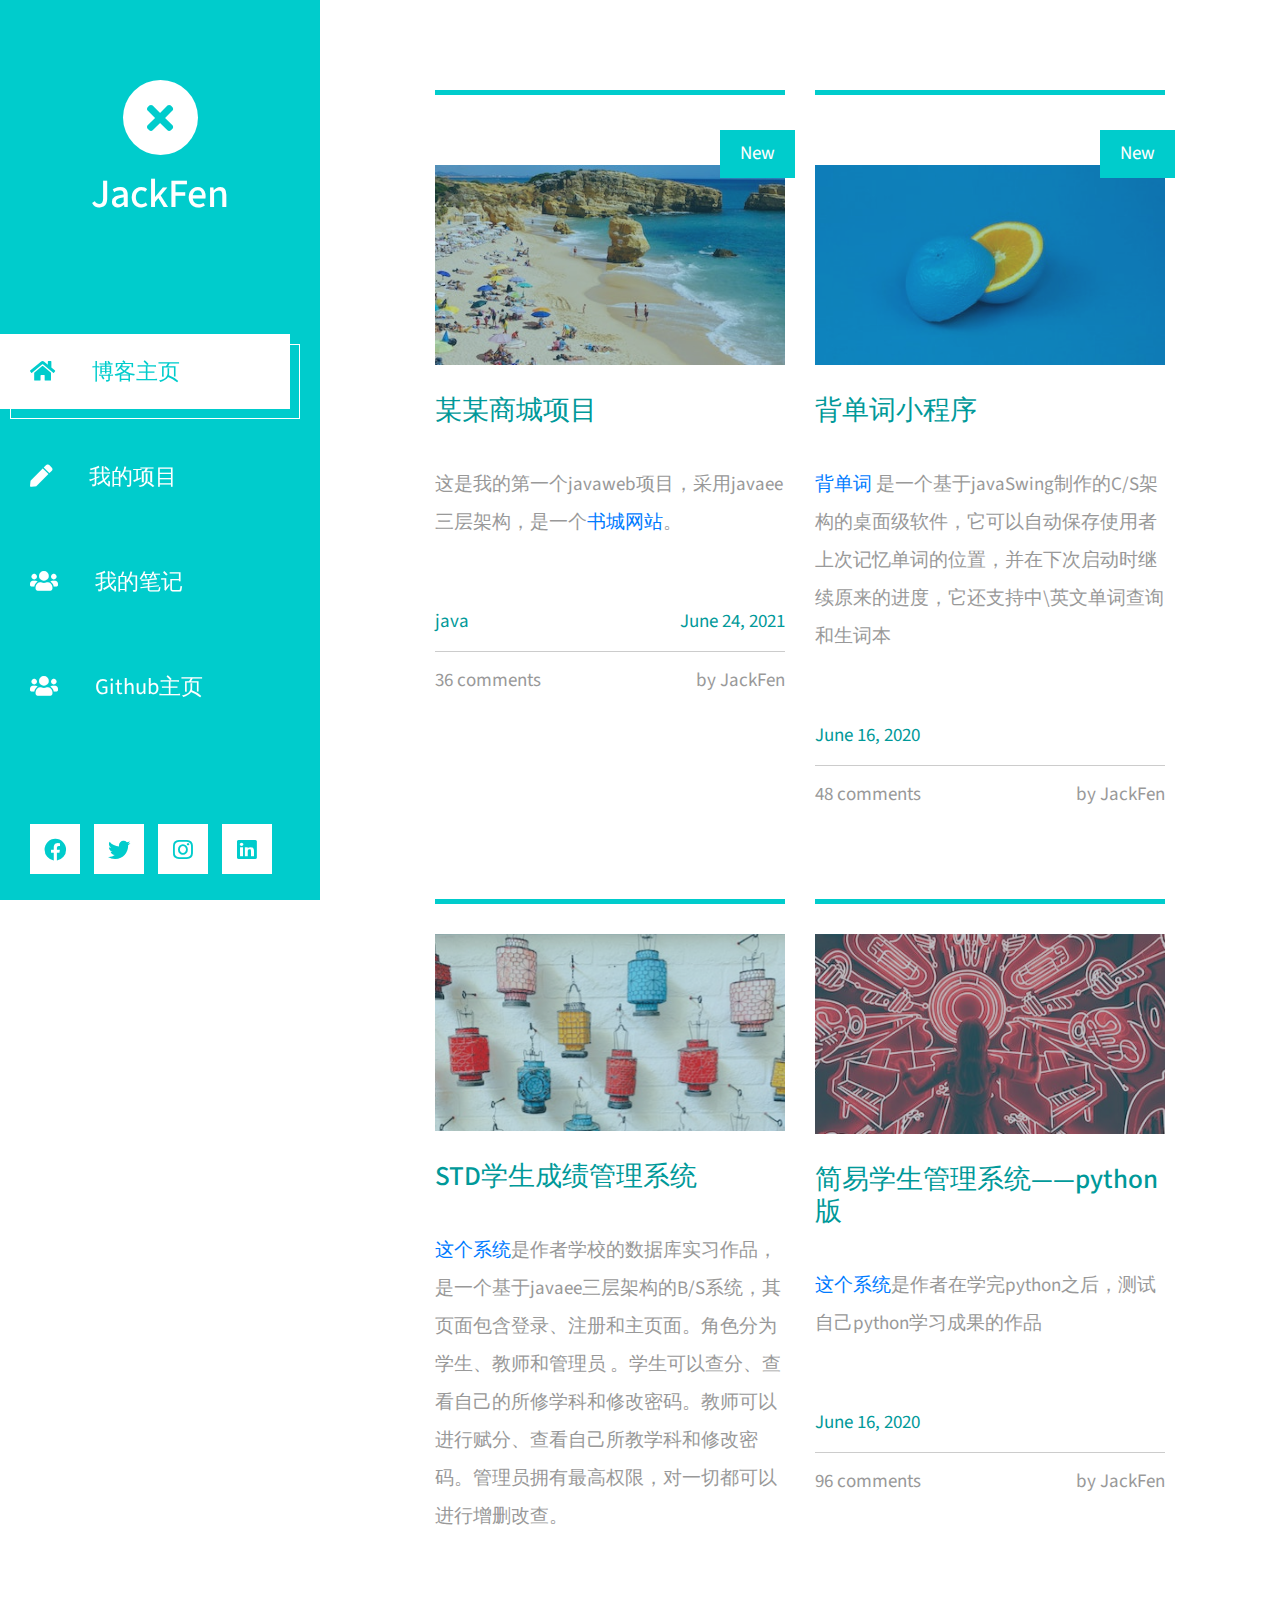
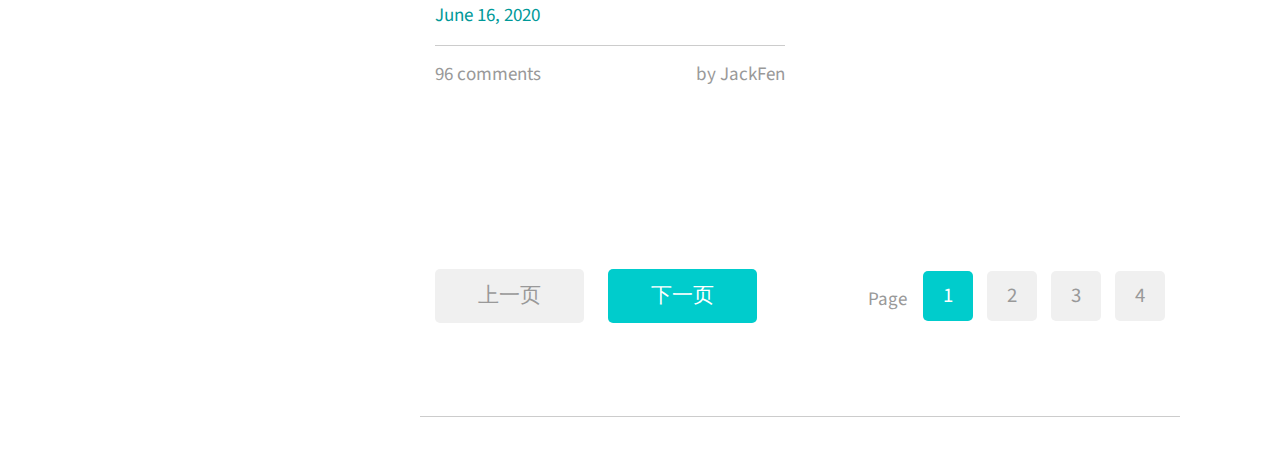
<file: myProject.html>
<!DOCTYPE html>
<html lang="en">
<head>
    <meta charset="UTF-8">
    <meta name="viewport" content="width=device-width, initial-scale=1.0">
    <title>JackFen_blog</title>
    <link rel="stylesheet" href="fontawesome/css/all.min.css"> <!-- https://fontawesome.com/ -->
    <link href="https://fonts.googleapis.com/css2?family=Source+Sans+Pro&display=swap" rel="stylesheet"> <!-- https://fonts.google.com/ -->
    <link href="css/bootstrap.min.css" rel="stylesheet">
    <link href="css/templatemo-xtra-blog.css" rel="stylesheet">
    <!--

    TemplateMo 553 Xtra Blog

    https://templatemo.com/tm-553-xtra-blog

    -->
</head>
<body>
<header class="tm-header" id="tm-header">
    <div class="tm-header-wrapper">
        <button class="navbar-toggler" type="button" aria-label="Toggle navigation">
            <i class="fas fa-bars"></i>
        </button>
        <div class="tm-site-header">
            <div class="mb-3 mx-auto tm-site-logo"><i class="fas fa-times fa-2x"></i></div>
            <h1 class="text-center">JackFen</h1>
        </div>
        <nav class="tm-nav" id="tm-nav">
            <ul>
                <li class="tm-nav-item active"><a href="index.html" class="tm-nav-link">
                    <i class="fas fa-home"></i>
                    博客主页
                </a></li>
                <li class="tm-nav-item"><a href="myProject.html" class="tm-nav-link">
                    <i class="fas fa-pen"></i>
                    我的项目
                </a></li>
                <li class="tm-nav-item"><a href="myStudy.html" class="tm-nav-link">
                    <i class="fas fa-users"></i>
                    我的笔记
                </a></li>
                <li class="tm-nav-item"><a href="https://github.com/JackFen" class="tm-nav-link">
                    <i class="fas fa-users"></i>
                    Github主页
                </a></li>
            </ul>
        </nav>
        <div class="tm-mb-65">
            <a rel="nofollow" href="https://fb.com/templatemo" class="tm-social-link">
                <i class="fab fa-facebook tm-social-icon"></i>
            </a>
            <a href="https://twitter.com" class="tm-social-link">
                <i class="fab fa-twitter tm-social-icon"></i>
            </a>
            <a href="https://instagram.com" class="tm-social-link">
                <i class="fab fa-instagram tm-social-icon"></i>
            </a>
            <a href="https://linkedin.com" class="tm-social-link">
                <i class="fab fa-linkedin tm-social-icon"></i>
            </a>
        </div>
        <p class="tm-mb-80 pr-5 text-white">
            作者就读于计算机科学与技术专业，主攻java后端，但也熟悉C语言，C++,python等语言。
        </p>
    </div>
</header>
<div class="container-fluid">
    <main class="tm-main">
        <!-- Search form -->
        <div class="row tm-row">
            <article class="col-12 col-md-6 tm-post">
                <hr class="tm-hr-primary">
                <a href="https://github.com/JackFen/bookstore" class="effect-lily tm-post-link tm-pt-60">
                    <div class="tm-post-link-inner">
                        <img src="img/img-01.jpg" alt="Image" class="img-fluid">
                    </div>
                    <span class="position-absolute tm-new-badge">New</span>
                    <h2 class="tm-pt-30 tm-color-primary tm-post-title">某某商城项目</h2>
                </a>
                <p class="tm-pt-30">
                    这是我的第一个javaweb项目，采用javaee三层架构，是一个<a rel="nofollow" href="https://github.com/JackFen/bookstore" target="_blank">书城网站</a>。

                </p>
                <div class="d-flex justify-content-between tm-pt-45">
                    <span class="tm-color-primary">java</span>
                    <span class="tm-color-primary">June 24, 2021</span>
                </div>
                <hr>
                <div class="d-flex justify-content-between">
                    <span>36 comments</span>
                    <span>by JackFen</span>
                </div>
            </article>
            <article class="col-12 col-md-6 tm-post">
                <hr class="tm-hr-primary">
                <a href="https://github.com/JackFen/ReciteWords" class="effect-lily tm-post-link tm-pt-60">
                    <div class=" tm-post-link-inner">
                        <img src="img/img-02.jpg" alt="Image" class="img-fluid">
                    </div>
                    <span class="position-absolute tm-new-badge">New</span>
                    <h2 class="tm-pt-30 tm-color-primary tm-post-title">背单词小程序</h2>
                </a>
                <p class="tm-pt-30">
                    <a rel="nofollow" href="https://github.com/JackFen/ReciteWords" target="_blank">背单词</a>
                    是一个基于javaSwing制作的C/S架构的桌面级软件，它可以自动保存使用者上次记忆单词的位置，并在下次启动时继续原来的进度，它还支持中\英文单词查询和生词本
                </p>
                <div class="d-flex justify-content-between tm-pt-45">
                    <span class="tm-color-primary">June 16, 2020</span>
                </div>
                <hr>
                <div class="d-flex justify-content-between">
                    <span>48 comments</span>
                    <span>by JackFen</span>
                </div>
            </article>
            <article class="col-12 col-md-6 tm-post">
                <hr class="tm-hr-primary">
                <a href="https://github.com/JackFen/STDgrade_manager_system" class="effect-lily tm-post-link tm-pt-20">
                    <div class="tm-post-link-inner">
                        <img src="img/img-06.jpg" alt="Image" class="img-fluid">
                    </div>
                    <h2 class="tm-pt-30 tm-color-primary tm-post-title">STD学生成绩管理系统</h2>
                </a>
                <p class="tm-pt-30">
                    <a rel="nofollow" href="https://github.com/JackFen/STDgrade_manager_system" target="_blank">这个系统</a>是作者学校的数据库实习作品，是一个基于javaee三层架构的B/S系统，其页面包含登录、注册和主页面。角色分为学生、教师和管理员
                    。学生可以查分、查看自己的所修学科和修改密码。教师可以进行赋分、查看自己所教学科和修改密码。管理员拥有最高权限，对一切都可以进行增删改查。
                </p>
                <div class="d-flex justify-content-between tm-pt-45">
                    <span class="tm-color-primary">June 16, 2020</span>
                </div>
                <hr>
                <div class="d-flex justify-content-between">
                    <span>96 comments</span>
                    <span>by JackFen</span>
                </div>
            </article>
            <article class="col-12 col-md-6 tm-post">
                <hr class="tm-hr-primary">
                <a href="https://github.com/JackFen/StudentManagerSysterm-python" class="effect-lily tm-post-link tm-pt-20">
                    <div class="tm-post-link-inner">
                        <img src="img/img-03.jpg" alt="Image" class="img-fluid">
                    </div>
                    <h2 class="tm-pt-30 tm-color-primary tm-post-title">简易学生管理系统——python版</h2>
                </a>
                <p class="tm-pt-30">
                    <a rel="nofollow" href="https://github.com/JackFen/StudentManagerSysterm-python" target="_blank">这个系统</a>是作者在学完python之后，测试自己python学习成果的作品
                </p>
                <div class="d-flex justify-content-between tm-pt-45">
                    <span class="tm-color-primary">June 16, 2020</span>
                </div>
                <hr>
                <div class="d-flex justify-content-between">
                    <span>96 comments</span>
                    <span>by JackFen</span>
                </div>
            </article>
        </div>
        <div class="row tm-row tm-mt-100 tm-mb-75">
            <div class="tm-prev-next-wrapper">
                <a href="#" class="mb-2 tm-btn tm-btn-primary tm-prev-next disabled tm-mr-20">上一页</a>
                <a href="#" class="mb-2 tm-btn tm-btn-primary tm-prev-next">下一页</a>
            </div>
            <div class="tm-paging-wrapper">
                <span class="d-inline-block mr-3">Page</span>
                <nav class="tm-paging-nav d-inline-block">
                    <ul>
                        <li class="tm-paging-item active">
                            <a href="#" class="mb-2 tm-btn tm-paging-link">1</a>
                        </li>
                        <li class="tm-paging-item">
                            <a href="#" class="mb-2 tm-btn tm-paging-link">2</a>
                        </li>
                        <li class="tm-paging-item">
                            <a href="#" class="mb-2 tm-btn tm-paging-link">3</a>
                        </li>
                        <li class="tm-paging-item">
                            <a href="#" class="mb-2 tm-btn tm-paging-link">4</a>
                        </li>
                    </ul>
                </nav>
            </div>
        </div>
        <footer class="row tm-row">
            <hr class="col-12">
            <div class="col-md-6 col-12 tm-color-gray">

            </div>
        </footer>
    </main>
</div>
<script src="js/jquery.min.js"></script>
<script src="js/templatemo-script.js"></script>
</body>
</html>
</file>
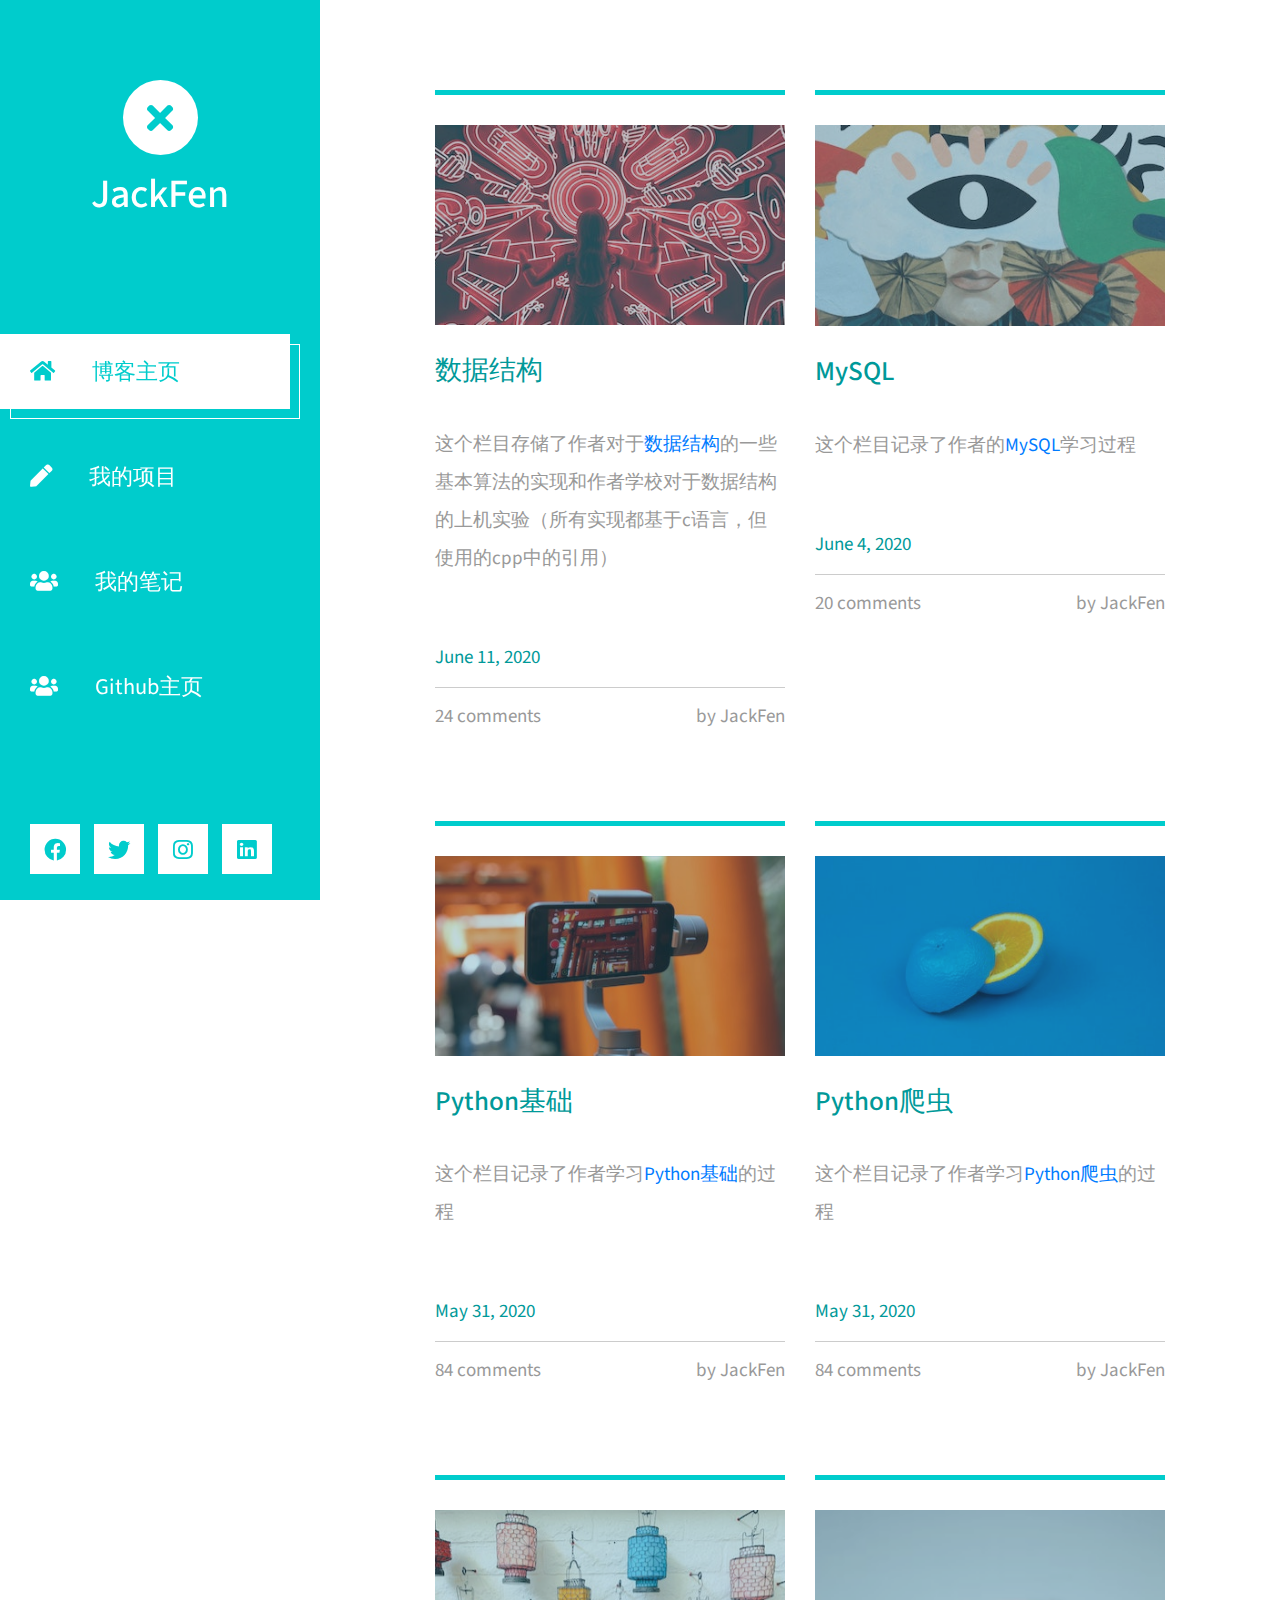
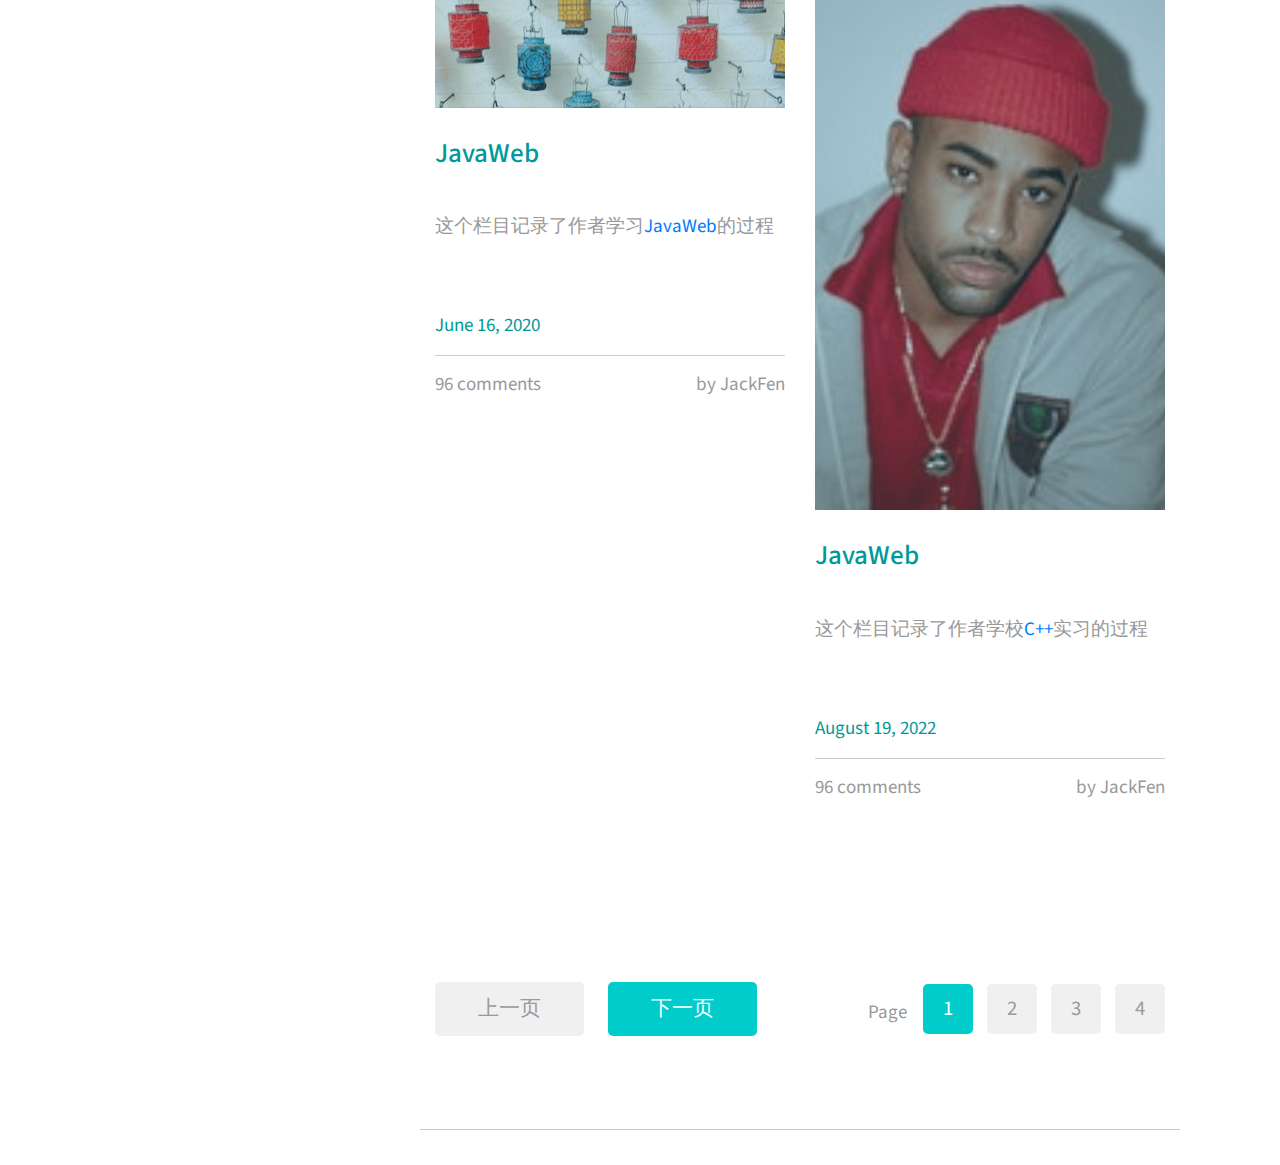
<file: myStudy.html>
<!DOCTYPE html>
<html lang="en">
<head>
    <meta charset="UTF-8">
    <meta name="viewport" content="width=device-width, initial-scale=1.0">
    <title>JackFen_blog</title>
    <link rel="stylesheet" href="fontawesome/css/all.min.css"> <!-- https://fontawesome.com/ -->
    <link href="https://fonts.googleapis.com/css2?family=Source+Sans+Pro&display=swap" rel="stylesheet"> <!-- https://fonts.google.com/ -->
    <link href="css/bootstrap.min.css" rel="stylesheet">
    <link href="css/templatemo-xtra-blog.css" rel="stylesheet">
    <!--

    TemplateMo 553 Xtra Blog

    https://templatemo.com/tm-553-xtra-blog

    -->
</head>
<body>
<header class="tm-header" id="tm-header">
    <div class="tm-header-wrapper">
        <button class="navbar-toggler" type="button" aria-label="Toggle navigation">
            <i class="fas fa-bars"></i>
        </button>
        <div class="tm-site-header">
            <div class="mb-3 mx-auto tm-site-logo"><i class="fas fa-times fa-2x"></i></div>
            <h1 class="text-center">JackFen</h1>
        </div>
        <nav class="tm-nav" id="tm-nav">
            <ul>
                <li class="tm-nav-item active"><a href="index.html" class="tm-nav-link">
                    <i class="fas fa-home"></i>
                    博客主页
                </a></li>
                <li class="tm-nav-item"><a href="myProject.html" class="tm-nav-link">
                    <i class="fas fa-pen"></i>
                    我的项目
                </a></li>
                <li class="tm-nav-item"><a href="myStudy.html" class="tm-nav-link">
                    <i class="fas fa-users"></i>
                    我的笔记
                </a></li>
                <li class="tm-nav-item"><a href="https://github.com/JackFen" class="tm-nav-link">
                    <i class="fas fa-users"></i>
                    Github主页
                </a></li>
            </ul>
        </nav>
        <div class="tm-mb-65">
            <a rel="nofollow" href="https://fb.com/templatemo" class="tm-social-link">
                <i class="fab fa-facebook tm-social-icon"></i>
            </a>
            <a href="https://twitter.com" class="tm-social-link">
                <i class="fab fa-twitter tm-social-icon"></i>
            </a>
            <a href="https://instagram.com" class="tm-social-link">
                <i class="fab fa-instagram tm-social-icon"></i>
            </a>
            <a href="https://linkedin.com" class="tm-social-link">
                <i class="fab fa-linkedin tm-social-icon"></i>
            </a>
        </div>
        <p class="tm-mb-80 pr-5 text-white">
            作者就读于计算机科学与技术专业，主攻java后端，但也熟悉C语言，C++,python等语言。
        </p>
    </div>
</header>
<div class="container-fluid">
    <main class="tm-main">
        <!-- Search form -->
        <div class="row tm-row">
            <article class="col-12 col-md-6 tm-post">
                <hr class="tm-hr-primary">
                <a href="https://github.com/JackFen/data_structure" class="effect-lily tm-post-link tm-pt-20">
                    <div class="tm-post-link-inner">
                        <img src="img/img-03.jpg" alt="Image" class="img-fluid">
                    </div>
                    <h2 class="tm-pt-30 tm-color-primary tm-post-title">数据结构</h2>
                </a>
                <p class="tm-pt-30">
                    这个栏目存储了作者对于<a rel="nofollow" href="https://github.com/JackFen/data_structure" target="_blank">数据结构</a>的一些基本算法的实现和作者学校对于数据结构的上机实验（所有实现都基于c语言，但使用的cpp中的引用）
                </p>
                <div class="d-flex justify-content-between tm-pt-45">
                    <span class="tm-color-primary">June 11, 2020</span>
                </div>
                <hr>
                <div class="d-flex justify-content-between">
                    <span>24 comments</span>
                    <span>by JackFen</span>
                </div>
            </article>
            <article class="col-12 col-md-6 tm-post">
                <hr class="tm-hr-primary">
                <a href="https://github.com/JackFen/SQL" class="effect-lily tm-post-link tm-pt-20">
                    <div class="tm-post-link-inner">
                        <img src="img/img-04.jpg" alt="Image" class="img-fluid">
                    </div>
                    <h2 class="tm-pt-30 tm-color-primary tm-post-title">MySQL</h2>
                </a>
                <p class="tm-pt-30">
                    这个栏目记录了作者的<a rel="nofollow" href="https://github.com/JackFen/SQL" target="_blank">MySQL</a>学习过程
                </p>
                <div class="d-flex justify-content-between tm-pt-45">
                    <span class="tm-color-primary">June 4, 2020</span>
                </div>
                <hr>
                <div class="d-flex justify-content-between">
                    <span>20 comments</span>
                    <span>by JackFen</span>
                </div>
            </article>
            <article class="col-12 col-md-6 tm-post">
                    <hr class="tm-hr-primary">
                    <a href="https://github.com/JackFen/Python_base" class="effect-lily tm-post-link tm-pt-20">
                        <div class="tm-post-link-inner">
                            <img src="img/img-05.jpg" alt="Image" class="img-fluid">
                        </div>
                        <h2 class="tm-pt-30 tm-color-primary tm-post-title">Python基础</h2>
                    </a>                    
                    <p class="tm-pt-30">
                        这个栏目记录了作者学习<a rel="nofollow" href="https://github.com/JackFen/Python_base" target="_blank">Python基础</a>的过程
                    </p>
                    <div class="d-flex justify-content-between tm-pt-45">
                        <span class="tm-color-primary">May 31, 2020</span>
                    </div>
                    <hr>
                    <div class="d-flex justify-content-between">
                        <span>84 comments</span>
                        <span>by JackFen</span>
                    </div>
            </article>
            <article class="col-12 col-md-6 tm-post">
                    <hr class="tm-hr-primary">
                    <a href="https://github.com/JackFen/Python_spider" class="effect-lily tm-post-link tm-pt-20">
                        <div class="tm-post-link-inner">
                            <img src="img/img-02.jpg" alt="Image" class="img-fluid">
                        </div>
                        <h2 class="tm-pt-30 tm-color-primary tm-post-title">Python爬虫</h2>
                    </a>                    
                    <p class="tm-pt-30">
                        这个栏目记录了作者学习<a rel="nofollow" href="https://github.com/JackFen/Python_spider" target="_blank">Python爬虫</a>的过程
                    </p>
                    <div class="d-flex justify-content-between tm-pt-45">
                        <span class="tm-color-primary">May 31, 2020</span>
                    </div>
                    <hr>
                    <div class="d-flex justify-content-between">
                        <span>84 comments</span>
                        <span>by JackFen</span>
                    </div>
                </article>
            <article class="col-12 col-md-6 tm-post">
                <hr class="tm-hr-primary">
                <a href="https://github.com/JackFen/javaweb" class="effect-lily tm-post-link tm-pt-20">
                    <div class="tm-post-link-inner">
                        <img src="img/img-06.jpg" alt="Image" class="img-fluid">
                    </div>
                    <h2 class="tm-pt-30 tm-color-primary tm-post-title">JavaWeb</h2>
                </a>
                <p class="tm-pt-30">
                    这个栏目记录了作者学习<a rel="nofollow" href="https://github.com/JackFen/javaweb" target="_blank">JavaWeb</a>的过程
                </p>
                <div class="d-flex justify-content-between tm-pt-45">
                    <span class="tm-color-primary">June 16, 2020</span>
                </div>
                <hr>
                <div class="d-flex justify-content-between">
                    <span>96 comments</span>
                    <span>by JackFen</span>
                </div>
            </article>
            <article class="col-12 col-md-6 tm-post">
                    <hr class="tm-hr-primary">
                    <a href="https://github.com/JackFen/C_plus_plus_practice" class="effect-lily tm-post-link tm-pt-20">
                        <div class="tm-post-link-inner">
                            <img src="img/about-02.jpg" alt="Image" class="img-fluid">
                        </div>
                        <h2 class="tm-pt-30 tm-color-primary tm-post-title">JavaWeb</h2>
                    </a>
                    <p class="tm-pt-30">
                        这个栏目记录了作者学校<a rel="nofollow" href="https://github.com/JackFen/C_plus_plus_practice" target="_blank">C++</a>实习的过程
                    </p>
                    <div class="d-flex justify-content-between tm-pt-45">
                        <span class="tm-color-primary">August 19, 2022</span>
                    </div>
                    <hr>
                    <div class="d-flex justify-content-between">
                        <span>96 comments</span>
                        <span>by JackFen</span>
                    </div>
                </article>
        </div>
        <div class="row tm-row tm-mt-100 tm-mb-75">
            <div class="tm-prev-next-wrapper">
                <a href="#" class="mb-2 tm-btn tm-btn-primary tm-prev-next disabled tm-mr-20">上一页</a>
                <a href="#" class="mb-2 tm-btn tm-btn-primary tm-prev-next">下一页</a>
            </div>
            <div class="tm-paging-wrapper">
                <span class="d-inline-block mr-3">Page</span>
                <nav class="tm-paging-nav d-inline-block">
                    <ul>
                        <li class="tm-paging-item active">
                            <a href="#" class="mb-2 tm-btn tm-paging-link">1</a>
                        </li>
                        <li class="tm-paging-item">
                            <a href="#" class="mb-2 tm-btn tm-paging-link">2</a>
                        </li>
                        <li class="tm-paging-item">
                            <a href="#" class="mb-2 tm-btn tm-paging-link">3</a>
                        </li>
                        <li class="tm-paging-item">
                            <a href="#" class="mb-2 tm-btn tm-paging-link">4</a>
                        </li>
                    </ul>
                </nav>
            </div>
        </div>
        <footer class="row tm-row">
            <hr class="col-12">
            <div class="col-md-6 col-12 tm-color-gray">

            </div>
        </footer>
    </main>
</div>
<script src="js/jquery.min.js"></script>
<script src="js/templatemo-script.js"></script>
</body>
</html>
</file>
<file: css/templatemo-xtra-blog.css>
/*

TemplateMo 553 Xtra Blog

https://templatemo.com/tm-553-xtra-blog

*/

html { overflow-x: hidden; }

body {
    margin: 0;
    padding: 0;
    font-family: 'Source Sans Pro', sans-serif;
    font-size: 19px;
    line-height: 2em;
    overflow-x: hidden;
}

p, span { color: #999; }
hr { 
    border-top-color: #CCC; 
    margin-top: 10px;
    margin-bottom: 10px;
}
.form-control::-webkit-input-placeholder { color: #999; }  
.form-control:-ms-input-placeholder { color: #999; }  
.form-control::placeholder { color: #999; }

.tm-header {
    background-color: #0CC;
    color: white;
    
    position: fixed;
    top: 0;
    left: 0;
    bottom: 0;
    z-index: 100;
    width: 400px;
    overflow-y: visible;     
}

.tm-header-wrapper {
    overflow-y: scroll;
    scrollbar-width: none;
    -ms-overflow-style: none;
    padding: 30px;
    width: 100%;
    height: 100%; 
}

.tm-header-wrapper::-webkit-scrollbar {
    width: 0;
    height: 0;
}

.tm-site-header {
    margin-top: 50px;
    margin-bottom: 115px;
}

.tm-site-logo {
    width: 75px;
    height: 75px;
    border-radius: 50%;
    background-color: white;    
    display: flex;
    align-items: center;
    justify-content: center;
}

.tm-site-logo i { color: #0CC; }

.tm-main {
    margin-left: 400px;
    padding: 80px 100px 25px;
}

.tm-post { max-width: 470px; }

.tm-row {
    max-width: 980px;
    justify-content: space-between;
}

.tm-nav { margin-bottom: 100px; }

.tm-nav-item {
    list-style: none;
    margin-bottom: 30px;
}

.tm-nav-link {
    color: white;
    background-color: transparent;
    height: 75px;
    width: 100%;
    max-width: 300px;    
    display: flex;
    align-items: center;
    font-size: 1.4rem;
    padding: 30px;
}

.tm-nav-item:hover .tm-nav-link,
.tm-nav-item.active .tm-nav-link
 {
    color: #0CC;
    background-color: white;
    text-decoration: none;
}

.tm-nav ul { position: relative; }

.tm-nav-item:hover:after,
.tm-nav-item.active:after {
    content: '';
    width: 100%;
    max-width: 300px;    
    height: 75px;
    display: block;
    border: 1px solid white;
    margin-left: 10px;
    margin-top: -65px;
    position: absolute;
    z-index: -1000;
}

.tm-nav-link i { margin-right: 37px; }

ul { 
    margin: 0; 
    padding: 0;
}

.tm-nav { margin-left: -30px; }

.tm-social-link {
    display: inline-block;
    background-color: white;    
    font-size: 1.4rem;
    width: 50px;
    height: 50px;
    text-align: center;
    padding-top: 8px; 
    margin-right: 15px;   
    margin-bottom: 15px;
}

.tm-social-icon { 
    color: #0CC;    
    transition: all 0.3s ease;
}

.tm-social-link:hover .tm-social-icon.fa-facebook { color: #3b5998; }
.tm-social-link:hover .tm-social-icon.fa-twitter { color: #00acee; }
.tm-social-link:hover .tm-social-icon.fa-instagram { color: #3f729b; }
.tm-social-link:hover .tm-social-icon.fa-linkedin { color: #0e76a8; }
.navbar-toggler { display: none; }

.tm-search-form {
    display: flex;
    align-items: center;
    justify-content: flex-end;
}

.form-inline .form-control.tm-search-input {
    display: block;
    height: 60px;
    width: 480px;
    margin-right: 30px;
    border-radius: 0;
    border-color: #0CC;
    font-size: 1.2rem;
}

.tm-search-button {
    width: 60px;
    height: 60px;
    border: none;
    background-color: #0CC;
    transition: all 0.3s ease;
}

.tm-search-button:hover { background-color: #09b6b6; }

.tm-search-icon {
    color: white;
    font-size: 1.3rem;
}

.tm-post-link {
    display: block;
    position: relative;
	cursor: pointer;
}

.tm-post-link-inner {
    overflow: hidden;
    background: #3085a3;
}

.tm-post-link img {
    position: relative;
	display: block;
	min-height: 100%;
	max-width: 100%;
	opacity: 0.8;
}

.effect-lily img {
	max-width: none;
	width: -webkit-calc(100% + 50px);
	width: calc(100% + 50px);
	opacity: 0.7;
	-webkit-transition: opacity 0.35s, -webkit-transform 0.35s;
	transition: opacity 0.35s, transform 0.35s;
	-webkit-transform: translate3d(-40px,0, 0);
	transform: translate3d(-40px,0,0);
}

.effect-lily:hover img { opacity: 1; }

.effect-lily:hover img {
    -webkit-transform: translate3d(0,0,0);
	transform: translate3d(0,0,0);
}

.tm-post { margin-bottom: 75px; }

.tm-new-badge {
    top: 25px;
    right: -10px;
    background-color: #0CC;
    color: white;
    padding: 5px 20px;
}

.tm-post-title {
    font-size: 1.7rem;
    transition: all 0.3s ease;
}

.tm-h3 {
    font-size: 1.3rem;
    color: #999;
}

.tm-post-link:hover .tm-post-title { color: #0CC; }

.tm-btn {
    display: inline-block;
    border-radius: 5px;
    font-size: 1.3rem;
    transition: all 0.3s ease;
}

.tm-btn-primary {    
    background-color: #0CC;
    color: white;  
    padding: 8px 43px;
    border: none;
}

.tm-btn-small { padding: 8px 33px; }

.tm-btn-primary:hover {
    background-color: #09b6b6;
    color: white;
}

.tm-paging-nav ul li {
    list-style: none;
    display: inline-block;
    margin-right: 10px;
}

.tm-paging-nav ul li:last-child { margin-right: 0; }

.tm-paging-link {
    background-color: #F0F0F0;
    color: #999;
    width: 50px;
    height: 50px;
    display: flex;
    align-items: center;
    justify-content: center;    
}

.tm-paging-item .tm-paging-link:hover,
.tm-paging-item.active .tm-paging-link {
    background-color: #0CC;
    color: white;
}

.tm-btn.disabled {
    background-color: #F0F0F0;
    color: #999;
    cursor: not-allowed;
}

.tm-external-link { color: #0CC; }
.tm-external-link:hover { color: #09b6b6; }

.tm-paging-wrapper {
    display: flex;
    justify-content: flex-end;
    align-items: center;
}

.tm-prev-next-wrapper,
.tm-paging-wrapper {
    flex: 0 0 50%;
    max-width: 50%;
    padding-left: 15px;
    padding-right: 15px;
}

.tm-copyright { text-align: right; }

/* Single Post page */
hr.tm-hr-primary { border-top: 5px solid #0CC; }

video {
    width: 100%;
    height: auto;
}

.tm-comment {
    display: flex;
    align-items: flex-start;
}

.tm-comment-figure {
    margin-top: 10px;
    margin-right: 30px;
}

.tm-comment-reply { padding-left: 37px; }

.form-control {
    height: 45px;
    border-color: #0CC;
    border-radius: 0;
}

.tm-comment-form { max-width: 360px; }
.tm-category-list { list-style-type: none; }
figure { margin: 0; }
figcaption { line-height: 1.4; }

.tm-post-full { max-width: 600px; }

.tm-post-sidebar {
    max-width: 280px;
    margin-left: auto;
    margin-right: 0;
}

.tm-pt-20 { padding-top: 20px; }
.tm-pt-30 { padding-top: 30px; }
.tm-pt-45 { padding-top: 45px; }
.tm-pt-60 { padding-top: 60px; }
.tm-mb-40 { margin-bottom: 40px; }
.tm-mb-45 { margin-bottom: 45px; }
.tm-mb-55 { margin-bottom: 55px; }
.tm-mb-60 { margin-bottom: 60px; }
.tm-mb-65 { margin-bottom: 65px; }
.tm-mb-75 { margin-bottom: 75px; }
.tm-mb-80 { margin-bottom: 80px; }
.tm-mb-120 { margin-bottom: 120px; }
.tm-mt-40 { margin-top: 40px; }
.tm-mt-100 { margin-top: 100px; }
.tm-mr-20 { margin-right: 20px; }
.tm-color-primary, span.tm-color-primary { color: #099; }
a.tm-color-gray, .tm-color-gray { color: #999; }
a.tm-color-gray:hover { color: #099; }
.tm-bg-gray { background-color: #F3F4F5; }
button:focus { outline: none; }
a:hover { 
    text-decoration: none; 
    color: #048c8c;
}

a:hover figcaption { color: #056767; }
.img-thumbnail { max-width: none; }
.tm-about-pad { padding: 40px 35px; }
.tm-person { max-width: 430px; }
.tm-line-height-short { line-height: 1.8; }

.gmap_canvas {
    overflow:hidden;
    background:none!important;
    height:477px;
    width:100%;
}

.tm-social-links li { 
    list-style: none; 
    display: inline-block;
}

.tm-social-links li a {
    display: block;
    color: white;
    background-color: #0CC;
    width: 45px;
    height: 45px;    
    margin-right: 15px;    
}

.tm-social-links li a i { transition: all 0.3s ease; }
.tm-social-links li a:hover i.fa-facebook { color: #3b5998; }
.tm-social-links li a:hover i.fa-twitter { color: #00acee; }
.tm-social-links li a:hover i.fa-youtube { color: #c4302b; }
.tm-social-links li a:hover i.fa-instagram { color: #3f729b; }

.tm-contact-right { padding-left: 55px; }
.tm-contact-form { max-width: 488px; }

.tm-contact-form input,
.tm-contact-form textarea {
    max-width: 360px;
}

.tm-contact-form label { font-size: 1.4rem; }
.tm-contact-form .form-group { display: flex; }

@media (max-width: 1540px) {
    .tm-header { width: 320px; }

    .tm-main {
        margin-left: 320px;
        width: calc(100% - 320px);
    }
}

@media (max-width: 1300px) {
    .tm-about-col {
        flex: 0 0 100%;
        max-width: 100%;
        margin-bottom: 30px;
    }
}

@media (max-width: 1288px) {
    .tm-social-link { margin-right: 10px; }
}

@media (max-width: 1199px) {
    .tm-post-sidebar { max-width: 440px; }
    .form-inline .form-control.tm-search-input { width: 420px; }
}

@media (max-width: 1086px) {
    .form-inline .form-control.tm-search-input {
        width: 80%;
        margin-right: 15px;
    }
}

/* Hide sidebar */
@media (max-width: 991px) {
    .tm-header {
        width: 320px;
        left: -320px;        
        transition: all 0.3s ease;
    }

    .tm-header.show { left: 0; }
    .tm-header-wrapper { padding: 15px; }

    .navbar-toggler {
        display: block;
        position: fixed;
        left: 0;
        top: 0;
        background-color: rgba(56, 204, 204, 0.75);
        color: white;
        padding: 10px 15px;
        transition: all 0.3s ease;
        border-radius: 0;
        top: 5px;
    }

    .tm-header.show .navbar-toggler { left: 320px; }

    .tm-main {
        margin-left: 0;
        padding: 50px 40px;
        width: 100%;
    }

    .tm-post-sidebar {
        margin-left: 0;
        margin-right: auto;
    }

    .tm-person-col { width: 50%; }
    .tm-person { flex-direction: row; }

    .tm-contact-left {
        flex: 0 0 58.333333%;
        max-width: 58.333333%;
    }

    .tm-contact-right {
        flex: 0 0 41.666667%;
        max-width: 41.666667%;
    }

    .tm-post-full { max-width: none; }
}

@media (max-width: 767px) {
    .form-inline .form-control.tm-search-input {
        width: 70%;
        max-width: 375px;
        margin-right: 15px;
    }

    .tm-search-form { justify-content: flex-start; }
    .tm-main { padding: 60px 10px; }

    .tm-prev-next-wrapper,
    .tm-paging-wrapper {
        flex: 0 0 100%;
        max-width: 100%;
    }

    .tm-paging-wrapper { 
        margin-top: 50px; 
        justify-content: flex-start;
    }

    .tm-copyright { text-align: left; }
}

@media (max-width: 1199px) and (min-width: 992px) {
    .tm-person-col,
    .tm-contact-left,
    .tm-contact-right {
        flex: 0 0 100%;
        max-width: 100%;
    }

    .tm-contact-right { padding-left: 15px; }

    .tm-post-col,
    .tm-aside-col {
        flex: 0 0 100%;
        max-width: 100%;
    }

    .tm-post-sidebar {
        margin-left: 0;
        margin-right: auto;
    }
}

@media (max-width: 709px) {
    .tm-person-col { width: 100%; }
}

@media (max-width: 991px) and (min-width: 826px) {
    .tm-about-col {
        flex: 0 0 33.3333%;
        max-width: 33.3333%;
    }

    .tm-person { flex-direction: row; }
}

@media (max-width: 630px) {
    .tm-contact-left,
    .tm-contact-right {
        flex: 0 0 100%;
        max-width: 100%;
    }

    .tm-contact-right { padding-left: 15px; }
}

@media (max-width: 575px) {
    .tm-contact-form input, 
    .tm-contact-form textarea {
        max-width: 100%;
    }
}

@media (max-width: 480px) {
    .tm-person-col { width: 100%; }
    .tm-person { flex-direction: row; }
}

@media (max-width: 380px) {
    .tm-person img { max-width: 120px; }
}
</file>
